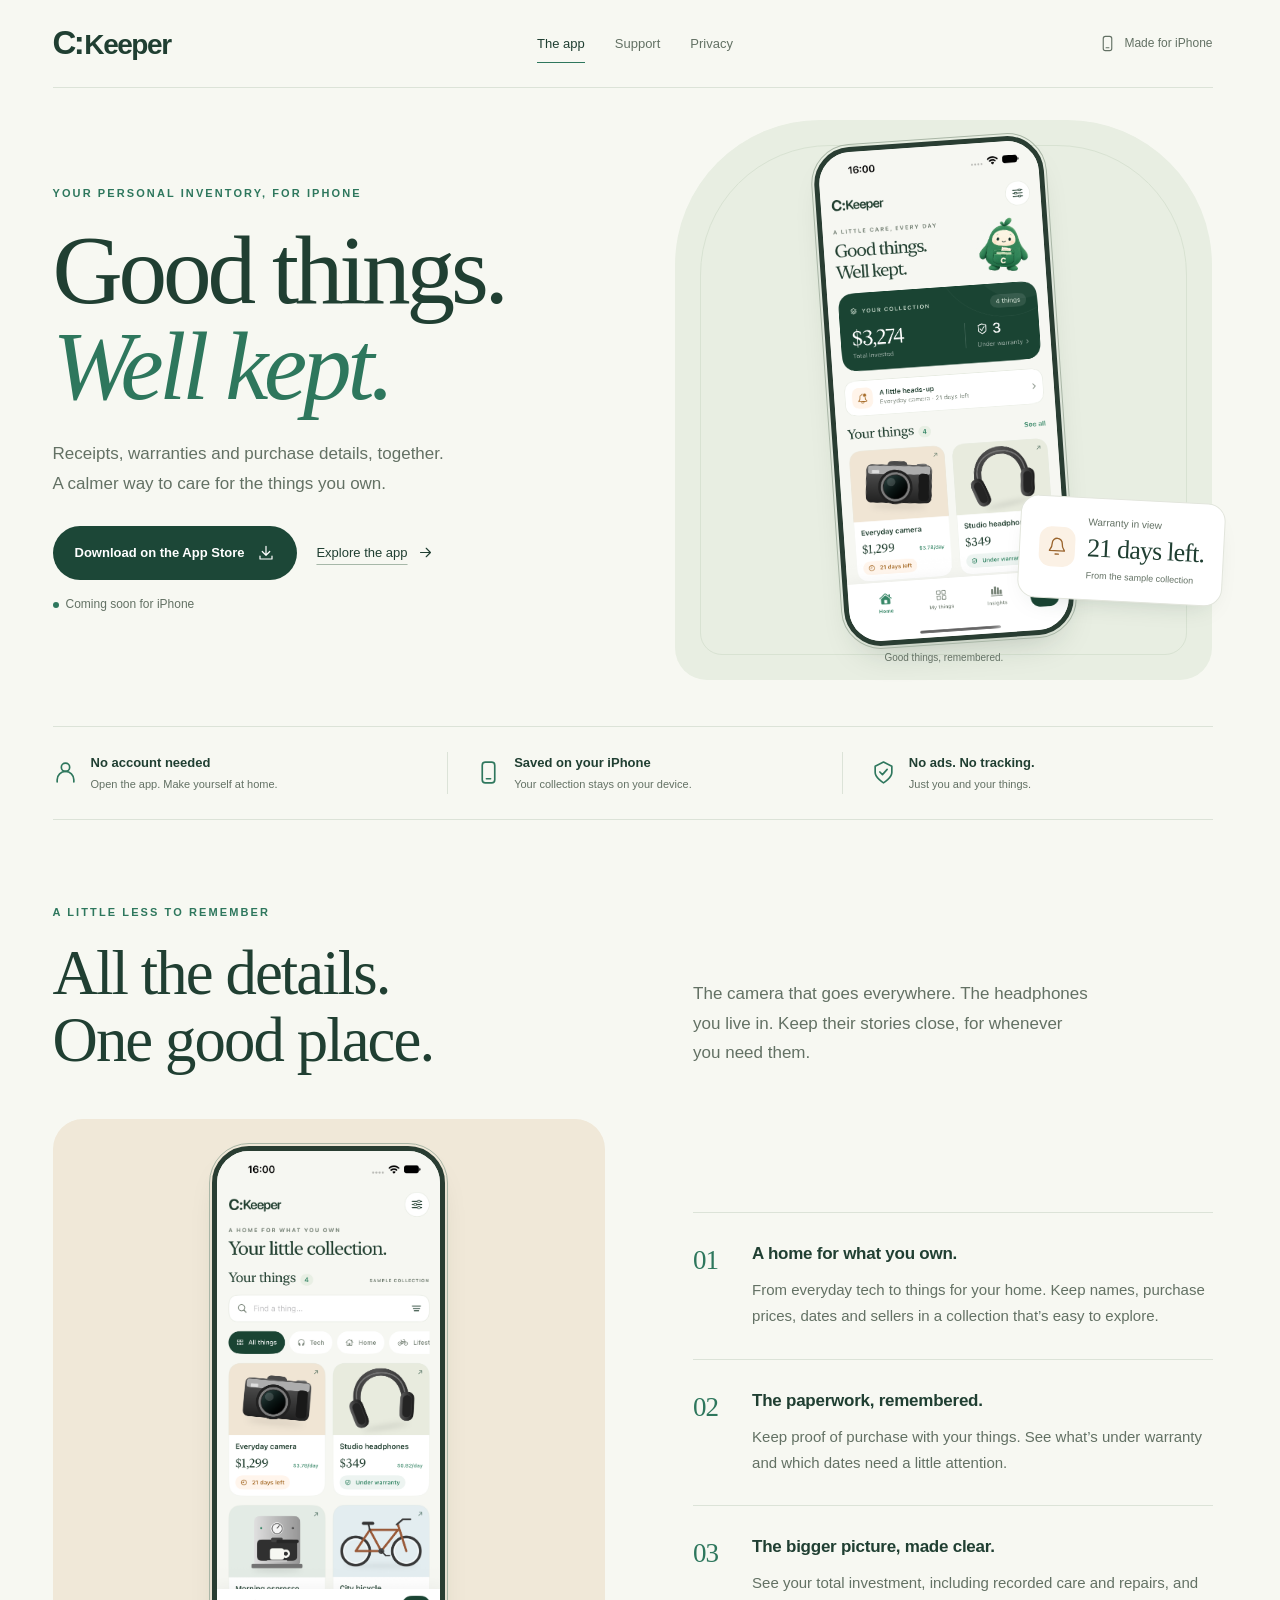
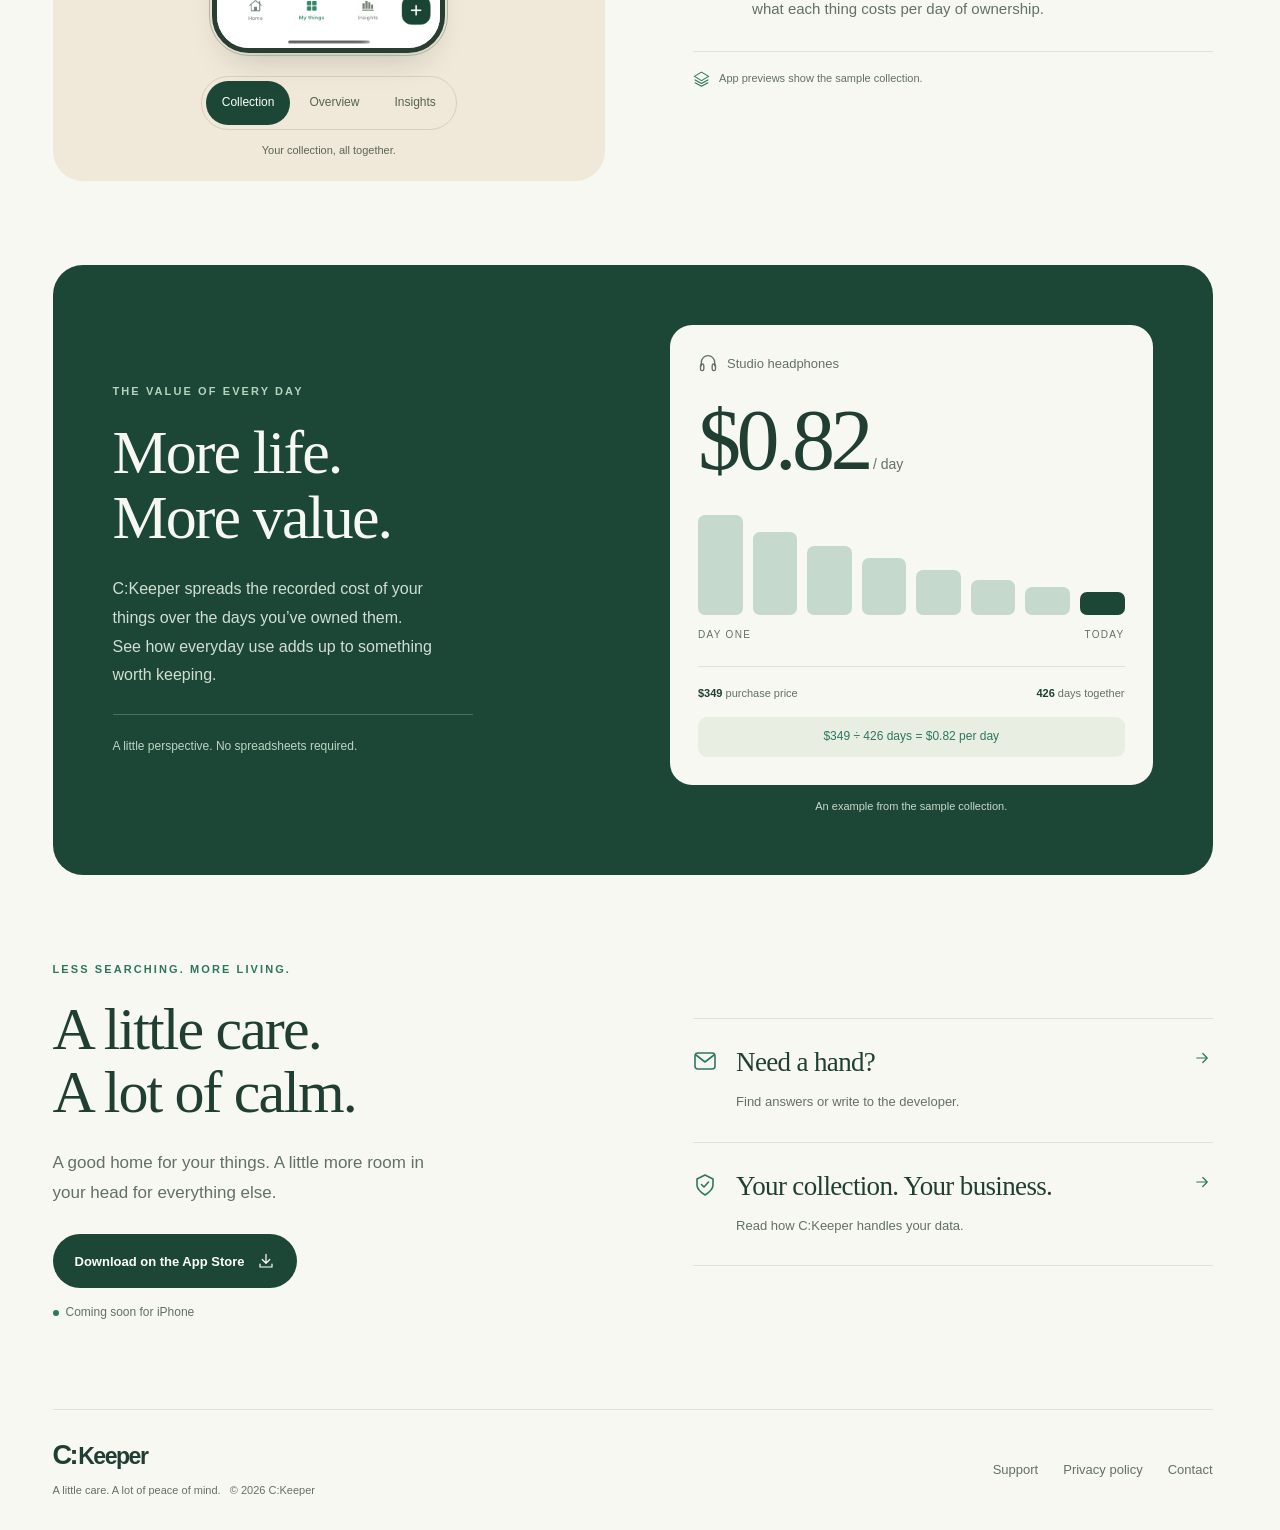
<file: index.html>
<!doctype html>
<html lang="en"><head><meta charset="utf-8"><meta name="viewport" content="width=device-width,initial-scale=1"><meta name="theme-color" content="#f7f8f2">
<script>
(() => {
  const reloading = performance.getEntriesByType('navigation')[0]?.type === 'reload';
  if ('scrollRestoration' in history) history.scrollRestoration = 'manual';
  if (reloading && location.hash) {
    history.replaceState(history.state, '', location.pathname + location.search);
  }
  const startAtTop = () => {
    if (!location.hash) window.scrollTo({ top: 0, left: 0, behavior: 'instant' });
  };
  startAtTop();
  window.addEventListener('pageshow', event => {
    if (!event.persisted) startAtTop();
  });
})();
</script>
<title>C:Keeper — Good things. Well kept.</title><meta name="description" content="A little home for what you own. Keep purchase details, receipts and warranties together, and see the value in every day.">
<meta property="og:type" content="website"><meta property="og:title" content="C:Keeper — Good things. Well kept."><meta property="og:description" content="A little home for what you own. Keep purchase details, receipts and warranties together, and see the value in every day.">
<link rel="icon" href="favicon.svg" type="image/svg+xml"><link rel="stylesheet" href="style.css?v=20261030-art-direction"><script src="site.js?v=20261030-scroll-start" defer></script>
</head><body><a href="#main" class="skip">Skip to content</a>
    <header class="header wrap"><a class="brand" href="./" aria-label="C:Keeper home"><span class="c">C:</span>Keeper</a>
      <nav class="nav" aria-label="Main navigation">
        <a href="./#the-app" aria-current="page">The app</a>
        <a href="support.html">Support</a>
        <a href="privacy.html">Privacy</a>
      </nav><span class="header-note"><svg viewBox="0 0 24 24" aria-hidden="true" class=""><rect x="6" y="2" width="12" height="20" rx="3"/><path d="M10 18h4"/></svg> Made for iPhone</span>
    </header><main id="main">
  <section class="hero wrap" aria-labelledby="hero-title">
    <div class="hero-copy"><p class="eyebrow">Your personal inventory, for iPhone</p><h1 id="hero-title">Good things.<br><em>Well kept.</em></h1>
    <p class="lead">Receipts, warranties and purchase details, together. A calmer way to care for the things you own.</p>
    <div class="actions"><button class="button app-store-button" type="button" data-app-store aria-haspopup="dialog" aria-controls="app-store-dialog">Download on the App Store <svg viewBox="0 0 24 24" aria-hidden="true" class=""><path d="M12 3v12m-5-5 5 5 5-5M4 16v4h16v-4"/></svg></button><a class="text-link" href="#the-app">Explore the app <svg viewBox="0 0 24 24" aria-hidden="true" class=""><path d="M5 12h14m-6-6 6 6-6 6"/></svg></a></div>
    <p class="release-note"><span class="status-dot" aria-hidden="true"></span>Coming soon for iPhone</p></div>
    <figure class="showcase"><div class="phone"><img src="app-home.png" width="1206" height="2622" alt="C:Keeper home screen with a collection overview, warranty status and everyday items." fetchpriority="high"></div>
    <div class="floating-note"><span class="note-icon"><svg viewBox="0 0 24 24" aria-hidden="true" class=""><path d="M18 8a6 6 0 0 0-12 0c0 7-3 7-3 9h18c0-2-3-2-3-9M10 21h4"/></svg></span><div><span class="note-label">Warranty in view</span><strong>21 days left.</strong><small>From the sample collection</small></div></div><figcaption class="scene-caption">Good things, remembered.</figcaption></figure>
  </section>
  <div class="benefits wrap" aria-label="Privacy at a glance">
    <div class="benefit"><svg viewBox="0 0 24 24" aria-hidden="true" class=""><circle cx="12" cy="7" r="4"/><path d="M4 21v-2a8 8 0 0 1 16 0v2"/></svg><div><strong>No account needed</strong><span>Open the app. Make yourself at home.</span></div></div>
    <div class="benefit"><svg viewBox="0 0 24 24" aria-hidden="true" class=""><rect x="6" y="2" width="12" height="20" rx="3"/><path d="M10 18h4"/></svg><div><strong>Saved on your iPhone</strong><span>Your collection stays on your device.</span></div></div>
    <div class="benefit"><svg viewBox="0 0 24 24" aria-hidden="true" class=""><path d="m12 2 8 4v6c0 5-8 10-8 10S4 17 4 12V6l8-4Z"/><path d="m8.5 11.5 2.5 2.5 4.5-5"/></svg><div><strong>No ads. No tracking.</strong><span>Just you and your things.</span></div></div>
  </div>
  <section class="app-section wrap" id="the-app" aria-labelledby="app-title">
    <div class="section-heading"><div><p class="eyebrow">A little less to remember</p><h2 id="app-title">All the details.<br>One good place.</h2></div><p class="lead">The camera that goes everywhere. The headphones you live in. Keep their stories close, for whenever you need them.</p></div>
    <div class="gallery"><div class="phone" id="screen-panel" role="tabpanel" aria-labelledby="screen-collection" tabindex="0"><img data-screen src="app-collection.png" width="1206" height="2622" alt="My things: a sample collection of a camera, headphones, coffee machine and bicycle, grouped by category." loading="lazy"></div>
      <div class="gallery-foot"><div class="screen-controls" role="tablist" aria-label="Explore app screens">
        <button type="button" id="screen-collection" data-screen-tab data-src="app-collection.png" data-caption="Your collection, all together." data-alt="My things: a sample collection of a camera, headphones, coffee machine and bicycle, grouped by category." role="tab" aria-selected="true" aria-controls="screen-panel">Collection</button>
        <button type="button" id="screen-home" data-screen-tab data-src="app-home.png" data-caption="The important details, at a glance." data-alt="C:Keeper home: collection totals, warranty status and a heads-up for an upcoming warranty date." role="tab" aria-selected="false" aria-controls="screen-panel" tabindex="-1">Overview</button>
        <button type="button" id="screen-insights" data-screen-tab data-src="app-insights.png" data-caption="A little perspective on every day." data-alt="Insights: total invested in a sample collection and the daily cost of owning each item." role="tab" aria-selected="false" aria-controls="screen-panel" tabindex="-1">Insights</button>
      </div><p class="screen-caption" data-screen-caption aria-live="polite">Your collection, all together.</p></div>
    </div>
    <div class="feature-list">
      <div class="feature-row"><span class="feature-number">01</span><div><h3>A home for what you own.</h3><p>From everyday tech to things for your home. Keep names, purchase prices, dates and sellers in a collection that’s easy to explore.</p></div></div>
      <div class="feature-row"><span class="feature-number">02</span><div><h3>The paperwork, remembered.</h3><p>Keep proof of purchase with your things. See what’s under warranty and which dates need a little attention.</p></div></div>
      <div class="feature-row"><span class="feature-number">03</span><div><h3>The bigger picture, made clear.</h3><p>See your total investment, including recorded care and repairs, and what each thing costs per day of ownership.</p></div></div>
      <p class="collection-note"><svg viewBox="0 0 24 24" aria-hidden="true" class=""><path d="m12 3 10 6-10 6L2 9l10-6Zm-9 11 9 5 9-5M3 18l9 5 9-5"/></svg> App previews show the sample collection.</p>
    </div>
  </section>
  <section class="insight wrap" aria-labelledby="value-title">
    <div><p class="eyebrow">The value of every day</p><h2 id="value-title">More life.<br>More value.</h2><p>C:Keeper spreads the recorded cost of your things over the days you’ve owned them. See how everyday use adds up to something worth keeping.</p><span class="insight-note">A little perspective. No spreadsheets required.</span></div>
    <div><div class="value-demo"><div class="item-label"><svg viewBox="0 0 24 24" aria-hidden="true" class=""><path d="M4 14v-4a8 8 0 0 1 16 0v4"/><rect x="3" y="12" width="4" height="8" rx="2"/><rect x="17" y="12" width="4" height="8" rx="2"/></svg> Studio headphones</div><div class="value-number">$0.82<span> / day</span></div>
    <div class="bars" aria-hidden="true"><i style="height:100%"></i><i style="height:83%"></i><i style="height:69%"></i><i style="height:57%"></i><i style="height:45%"></i><i style="height:35%"></i><i style="height:28%"></i><i style="height:23%"></i></div><div class="bar-labels"><span>Day one</span><span>Today</span></div>
    <div class="calculation"><span><strong>$349</strong> purchase price</span><span><strong>426</strong> days together</span></div><p class="value-equation">$349 ÷ 426 days = $0.82 per day</p></div><small class="example">An example from the sample collection.</small></div>
  </section>
  <section class="care-section wrap" aria-labelledby="care-title"><div><p class="eyebrow">Less searching. More living.</p><h2 id="care-title">A little care.<br>A lot of calm.</h2><p class="lead">A good home for your things. A little more room in your head for everything else.</p><button class="button app-store-button" type="button" data-app-store aria-haspopup="dialog" aria-controls="app-store-dialog">Download on the App Store <svg viewBox="0 0 24 24" aria-hidden="true" class=""><path d="M12 3v12m-5-5 5 5 5-5M4 16v4h16v-4"/></svg></button><p class="release-note"><span class="status-dot" aria-hidden="true"></span>Coming soon for iPhone</p></div>
    <div class="care-links"><a href="support.html" class="care-link"><svg viewBox="0 0 24 24" aria-hidden="true" class=""><rect x="2" y="4" width="20" height="16" rx="3"/><path d="m3 6 9 7 9-7"/></svg><div><strong>Need a hand?</strong><span>Find answers or write to the developer.</span></div><svg viewBox="0 0 24 24" aria-hidden="true" class="arrow"><path d="M5 12h14m-6-6 6 6-6 6"/></svg></a>
    <a href="privacy.html" class="care-link"><svg viewBox="0 0 24 24" aria-hidden="true" class=""><path d="m12 2 8 4v6c0 5-8 10-8 10S4 17 4 12V6l8-4Z"/><path d="m8.5 11.5 2.5 2.5 4.5-5"/></svg><div><strong>Your collection. Your business.</strong><span>Read how C:Keeper handles your data.</span></div><svg viewBox="0 0 24 24" aria-hidden="true" class="arrow"><path d="M5 12h14m-6-6 6 6-6 6"/></svg></a></div>
  </section>
</main><dialog class="app-store-dialog" id="app-store-dialog" aria-labelledby="app-store-title" aria-describedby="app-store-message">
        <form method="dialog"><button class="dialog-close" aria-label="Close" value="close" type="submit">×</button>
        <span class="dialog-icon"><svg viewBox="0 0 24 24" aria-hidden="true" class=""><rect x="6" y="2" width="12" height="20" rx="3"/><path d="M10 18h4"/></svg></span><p class="eyebrow">A home for your things</p>
        <h2 id="app-store-title">Coming soon.</h2><p id="app-store-message">C:Keeper is on its way to the App Store. A little less to remember, a little more peace of mind.</p>
        <button class="button dialog-confirm" type="submit" value="dismiss">Got it <svg viewBox="0 0 24 24" aria-hidden="true" class=""><path d="M20.8 4.6a5.4 5.4 0 0 0-7.7 0L12 5.7l-1.1-1.1a5.4 5.4 0 0 0-7.7 7.7L12 21l8.8-8.7a5.4 5.4 0 0 0 0-7.7Z"/></svg></button></form></dialog><footer class="footer wrap"><div><a class="brand" href="./" aria-label="C:Keeper home"><span class="c">C:</span>Keeper</a><p class="footer-copy">A little care. A lot of peace of mind. &nbsp; © 2026 C:Keeper</p></div>
    <nav class="footer-links" aria-label="Footer navigation"><a href="support.html">Support</a><a href="privacy.html">Privacy policy</a><a href="mailto:vidkifgr@gmail.com">Contact</a></nav></footer></body></html>
</file>
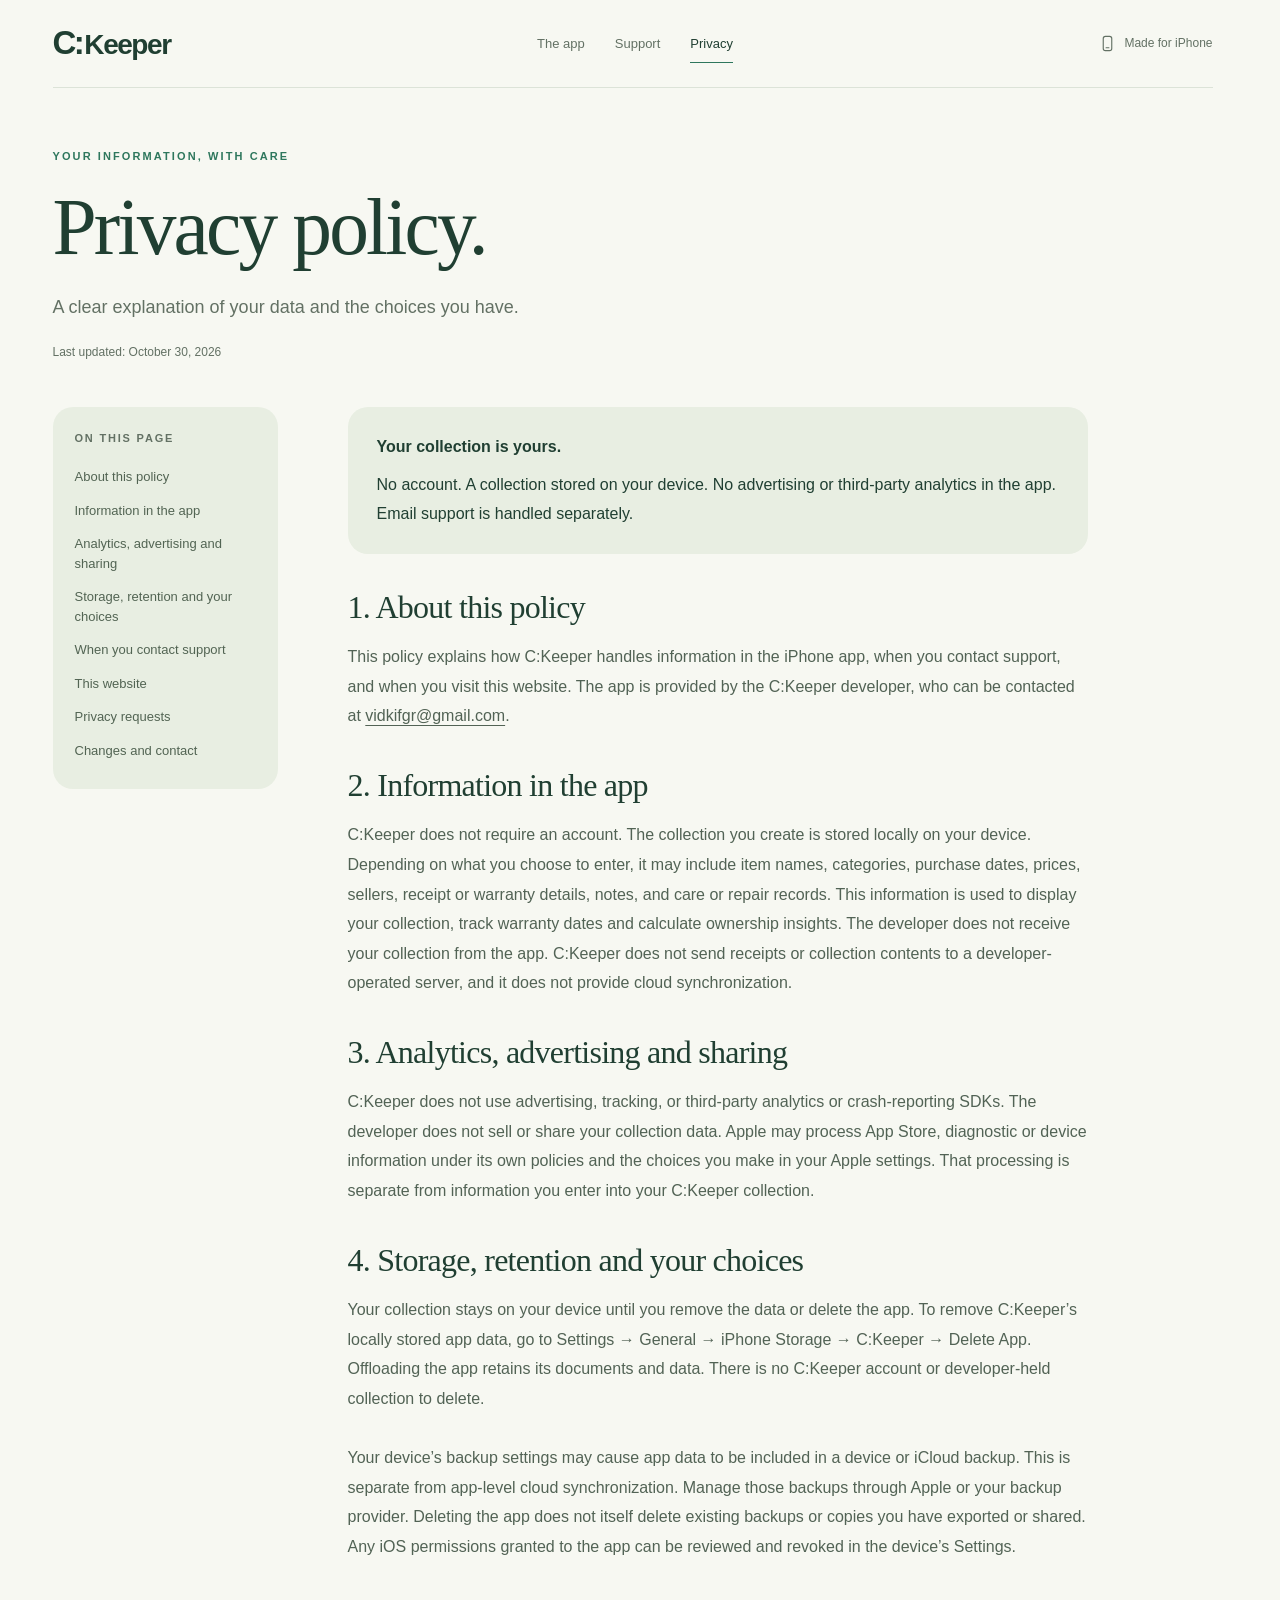
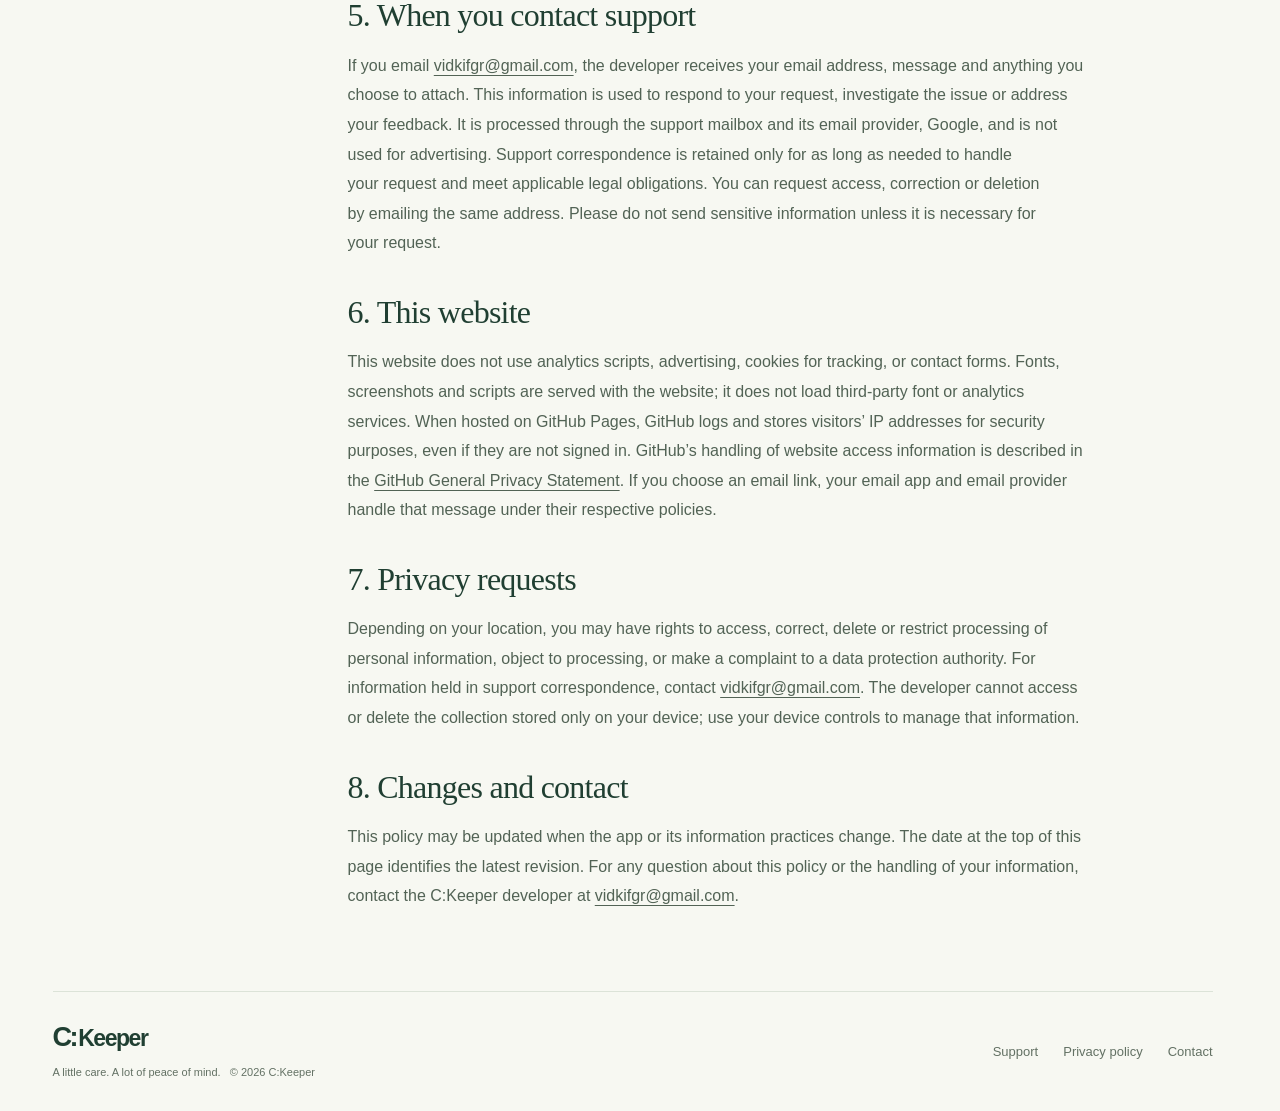
<file: privacy.html>
<!doctype html>
<html lang="en"><head><meta charset="utf-8"><meta name="viewport" content="width=device-width,initial-scale=1"><meta name="theme-color" content="#f7f8f2">

<title>Privacy policy — C:Keeper</title><meta name="description" content="How C:Keeper handles your collection, support correspondence and website visits, and how to manage your information.">
<meta property="og:type" content="website"><meta property="og:title" content="Privacy policy — C:Keeper"><meta property="og:description" content="How C:Keeper handles your collection, support correspondence and website visits, and how to manage your information.">
<link rel="icon" href="favicon.svg" type="image/svg+xml"><link rel="stylesheet" href="style.css?v=20261030-art-direction"><script src="site.js?v=20261030-scroll-start" defer></script>
</head><body><a href="#main" class="skip">Skip to content</a>
    <header class="header wrap"><a class="brand" href="./" aria-label="C:Keeper home"><span class="c">C:</span>Keeper</a>
      <nav class="nav" aria-label="Main navigation">
        <a href="./#the-app">The app</a>
        <a href="support.html">Support</a>
        <a href="privacy.html" aria-current="page">Privacy</a>
      </nav><span class="header-note"><svg viewBox="0 0 24 24" aria-hidden="true" class=""><rect x="6" y="2" width="12" height="20" rx="3"/><path d="M10 18h4"/></svg> Made for iPhone</span>
    </header><main id="main" class="wrap"><div class="page-intro"><p class="eyebrow">Your information, with care</p><h1>Privacy policy.</h1><p class="lead">A clear explanation of your data and the choices you have.</p><p class="updated">Last updated: October 30, 2026</p></div>
<div class="privacy-layout"><nav class="toc" aria-label="Policy contents"><p class="small-label">On this page</p><a href="#about">About this policy</a><a href="#app-data">Information in the app</a><a href="#tracking">Analytics, advertising and sharing</a><a href="#choices">Storage, retention and your choices</a><a href="#support">When you contact support</a><a href="#website">This website</a><a href="#rights">Privacy requests</a><a href="#changes">Changes and contact</a></nav><article class="policy"><div class="policy-summary"><p><strong>Your collection is yours.</strong>No account. A collection stored on your device. No advertising or third-party analytics in the app. Email support is handled separately.</p></div><section aria-labelledby="about"><h2 id="about">1. About this policy</h2><p>This policy explains how C:Keeper handles information in the iPhone app, when you contact support, and when you visit this website. The app is provided by the C:Keeper developer, who can be contacted at <a href="mailto:vidkifgr@gmail.com?subject=C%3AKeeper%20privacy%20request">vidkifgr@gmail.com</a>.</p></section><section aria-labelledby="app-data"><h2 id="app-data">2. Information in the app</h2><p>C:Keeper does not require an account. The collection you create is stored locally on your device. Depending on what you choose to enter, it may include item names, categories, purchase dates, prices, sellers, receipt or warranty details, notes, and care or repair records. This information is used to display your collection, track warranty dates and calculate ownership insights. The developer does not receive your collection from the app. C:Keeper does not send receipts or collection contents to a developer-operated server, and it does not provide cloud synchronization.</p></section><section aria-labelledby="tracking"><h2 id="tracking">3. Analytics, advertising and sharing</h2><p>C:Keeper does not use advertising, tracking, or third-party analytics or crash-reporting SDKs. The developer does not sell or share your collection data. Apple may process App Store, diagnostic or device information under its own policies and the choices you make in your Apple settings. That processing is separate from information you enter into your C:Keeper collection.</p></section><section aria-labelledby="choices"><h2 id="choices">4. Storage, retention and your choices</h2><p>Your collection stays on your device until you remove the data or delete the app. To remove C:Keeper’s locally stored app data, go to Settings → General → iPhone Storage → C:Keeper → Delete App. Offloading the app retains its documents and data. There is no C:Keeper account or developer-held collection to delete.<br><br>Your device’s backup settings may cause app data to be included in a device or iCloud backup. This is separate from app-level cloud synchronization. Manage those backups through Apple or your backup provider. Deleting the app does not itself delete existing backups or copies you have exported or shared. Any iOS permissions granted to the app can be reviewed and revoked in the device’s Settings.</p></section><section aria-labelledby="support"><h2 id="support">5. When you contact support</h2><p>If you email <a href="mailto:vidkifgr@gmail.com?subject=C%3AKeeper%20support">vidkifgr@gmail.com</a>, the developer receives your email address, message and anything you choose to attach. This information is used to respond to your request, investigate the issue or address your feedback. It is processed through the support mailbox and its email provider, Google, and is not used for advertising. Support correspondence is retained only for as long as needed to handle your request and meet applicable legal obligations. You can request access, correction or deletion by emailing the same address. Please do not send sensitive information unless it is necessary for your request.</p></section><section aria-labelledby="website"><h2 id="website">6. This website</h2><p>This website does not use analytics scripts, advertising, cookies for tracking, or contact forms. Fonts, screenshots and scripts are served with the website; it does not load third-party font or analytics services. When hosted on GitHub Pages, GitHub logs and stores visitors’ IP addresses for security purposes, even if they are not signed in. GitHub’s handling of website access information is described in the <a href="https://docs.github.com/en/site-policy/privacy-policies/github-general-privacy-statement">GitHub General Privacy Statement</a>. If you choose an email link, your email app and email provider handle that message under their respective policies.</p></section><section aria-labelledby="rights"><h2 id="rights">7. Privacy requests</h2><p>Depending on your location, you may have rights to access, correct, delete or restrict processing of personal information, object to processing, or make a complaint to a data protection authority. For information held in support correspondence, contact <a href="mailto:vidkifgr@gmail.com?subject=C%3AKeeper%20privacy%20request">vidkifgr@gmail.com</a>. The developer cannot access or delete the collection stored only on your device; use your device controls to manage that information.</p></section><section aria-labelledby="changes"><h2 id="changes">8. Changes and contact</h2><p>This policy may be updated when the app or its information practices change. The date at the top of this page identifies the latest revision. For any question about this policy or the handling of your information, contact the C:Keeper developer at <a href="mailto:vidkifgr@gmail.com?subject=C%3AKeeper%20privacy%20request">vidkifgr@gmail.com</a>.</p></section></article></div></main><footer class="footer wrap"><div><a class="brand" href="./" aria-label="C:Keeper home"><span class="c">C:</span>Keeper</a><p class="footer-copy">A little care. A lot of peace of mind. &nbsp; © 2026 C:Keeper</p></div>
    <nav class="footer-links" aria-label="Footer navigation"><a href="support.html">Support</a><a href="privacy.html">Privacy policy</a><a href="mailto:vidkifgr@gmail.com">Contact</a></nav></footer></body></html>
</file>
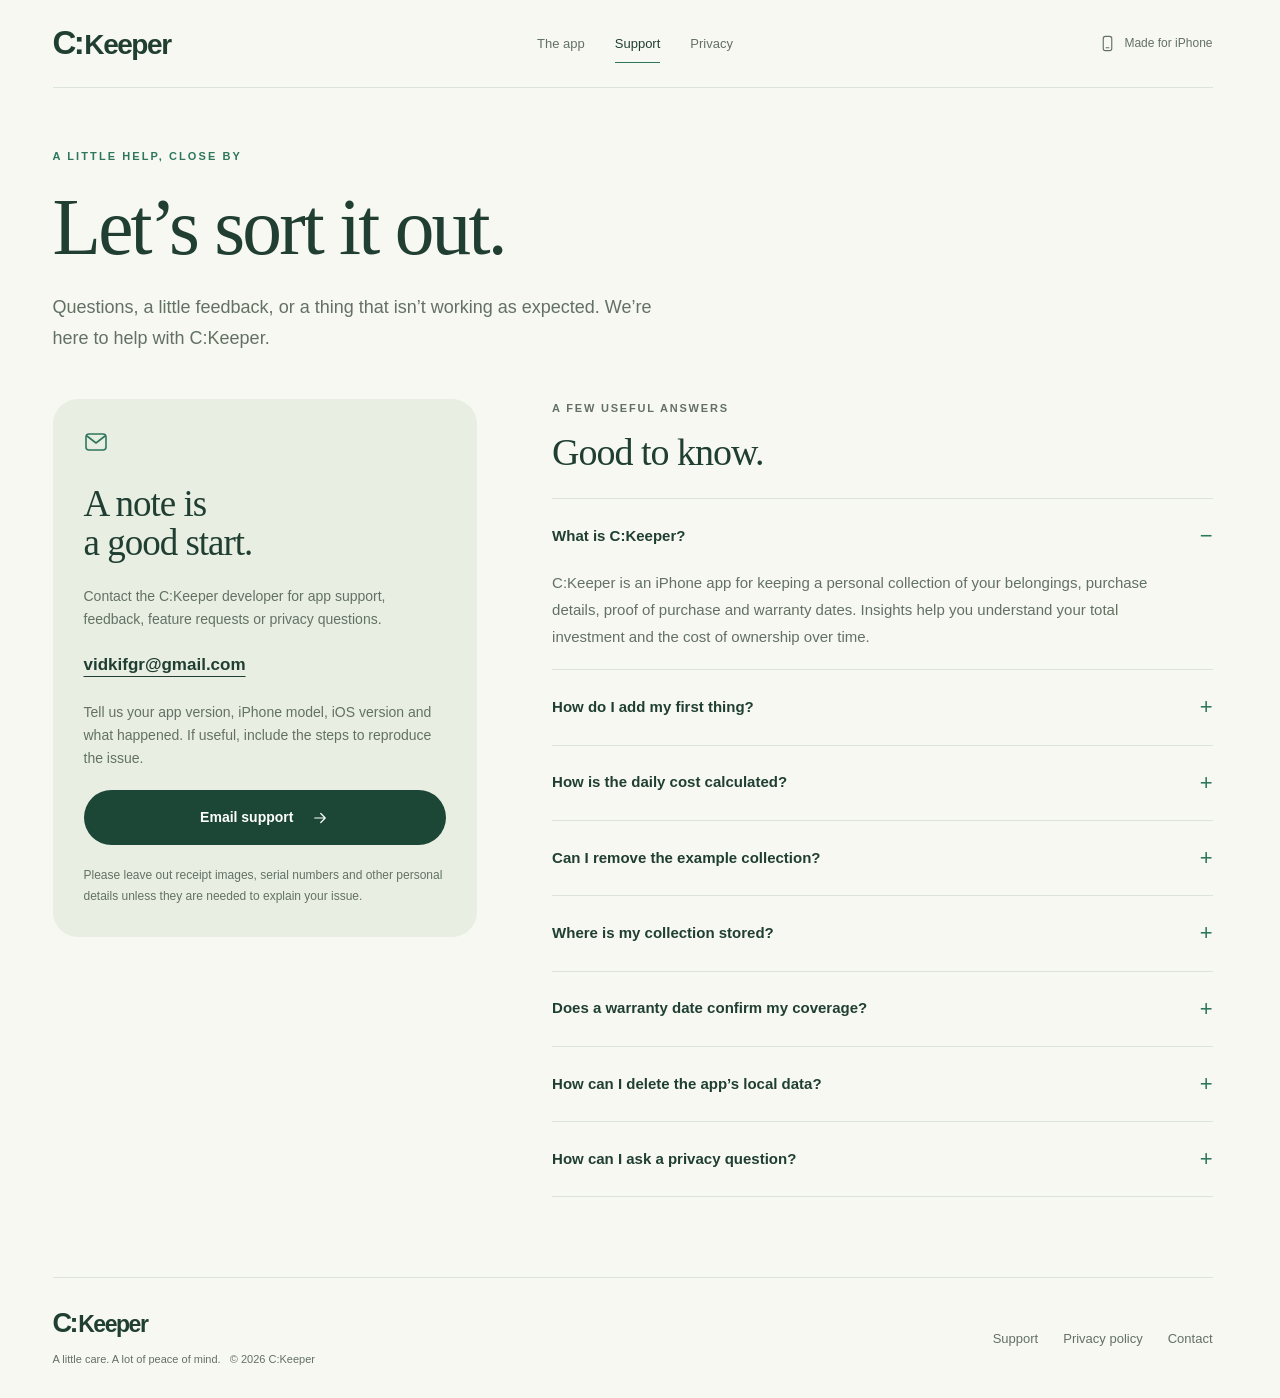
<file: support.html>
<!doctype html>
<html lang="en"><head><meta charset="utf-8"><meta name="viewport" content="width=device-width,initial-scale=1"><meta name="theme-color" content="#f7f8f2">

<title>Support — C:Keeper</title><meta name="description" content="Get help with C:Keeper. Find answers about your collection, warranty dates, daily cost and data, or contact the developer.">
<meta property="og:type" content="website"><meta property="og:title" content="Support — C:Keeper"><meta property="og:description" content="Get help with C:Keeper. Find answers about your collection, warranty dates, daily cost and data, or contact the developer.">
<link rel="icon" href="favicon.svg" type="image/svg+xml"><link rel="stylesheet" href="style.css?v=20261030-art-direction"><script src="site.js?v=20261030-scroll-start" defer></script>
</head><body><a href="#main" class="skip">Skip to content</a>
    <header class="header wrap"><a class="brand" href="./" aria-label="C:Keeper home"><span class="c">C:</span>Keeper</a>
      <nav class="nav" aria-label="Main navigation">
        <a href="./#the-app">The app</a>
        <a href="support.html" aria-current="page">Support</a>
        <a href="privacy.html">Privacy</a>
      </nav><span class="header-note"><svg viewBox="0 0 24 24" aria-hidden="true" class=""><rect x="6" y="2" width="12" height="20" rx="3"/><path d="M10 18h4"/></svg> Made for iPhone</span>
    </header><main id="main" class="wrap"><div class="page-intro"><p class="eyebrow">A little help, close by</p><h1>Let’s sort it out.</h1><p class="lead">Questions, a little feedback, or a thing that isn’t working as expected. We’re here to help with C:Keeper.</p></div>
<div class="support-grid"><aside class="contact-card" aria-labelledby="contact-title"><svg viewBox="0 0 24 24" aria-hidden="true" class=""><rect x="2" y="4" width="20" height="16" rx="3"/><path d="m3 6 9 7 9-7"/></svg><h2 id="contact-title">A note is<br>a good start.</h2><p>Contact the C:Keeper developer for app support, feedback, feature requests or privacy questions.</p><a class="email" href="mailto:vidkifgr@gmail.com?subject=C%3AKeeper%20support">vidkifgr@gmail.com</a><p>Tell us your app version, iPhone model, iOS version and what happened. If useful, include the steps to reproduce the issue.</p><a class="button" href="mailto:vidkifgr@gmail.com?subject=C%3AKeeper%20support">Email support <svg viewBox="0 0 24 24" aria-hidden="true" class=""><path d="M5 12h14m-6-6 6 6-6 6"/></svg></a><small>Please leave out receipt images, serial numbers and other personal details unless they are needed to explain your issue.</small></aside>
<section class="faq" aria-labelledby="faq-title"><p class="small-label">A few useful answers</p><h2 id="faq-title">Good to know.</h2>
<details open><summary>What is C:Keeper?</summary><p>C:Keeper is an iPhone app for keeping a personal collection of your belongings, purchase details, proof of purchase and warranty dates. Insights help you understand your total investment and the cost of ownership over time.</p></details>
<details><summary>How do I add my first thing?</summary><p>Tap the plus button in the app. Enter the item’s name, purchase price, category and purchase date. You can also add a store or seller. The sample collection gives you a starting point to explore the app.</p></details>
<details><summary>How is the daily cost calculated?</summary><p>Daily cost gives you a perspective on ownership by spreading the recorded investment over the days owned. For example, a $349 item owned for 426 days costs about $0.82 per day. Recorded care and repair costs may also contribute to the investment shown in the app.</p></details>
<details><summary>Can I remove the example collection?</summary><p>Yes. Open the app’s settings and select “Remove example things”. This removes the sample items and keeps the items you added yourself.</p></details>
<details><summary>Where is my collection stored?</summary><p>Your collection is stored locally on your iPhone. No C:Keeper account is needed, and the app does not provide cloud synchronization. Your device’s backup settings are managed separately. Keep copies of important original receipts and warranty documents.</p></details>
<details><summary>Does a warranty date confirm my coverage?</summary><p>The app helps you keep track of dates and details. Warranty coverage and claim decisions are determined by the seller, manufacturer and applicable law. Check your original warranty terms and retain your proof of purchase.</p></details>
<details><summary>How can I delete the app’s local data?</summary><p>To remove C:Keeper and its local data from your iPhone, use Settings → General → iPhone Storage → C:Keeper → Delete App. “Offload App” keeps documents and data. Device backups and any copies you saved or shared separately are managed separately through their respective services. Deleting local data can be permanent; make sure you have kept anything you need.</p></details>
<details><summary>How can I ask a privacy question?</summary><p>Email <a href="mailto:vidkifgr@gmail.com?subject=C%3AKeeper%20privacy%20request">vidkifgr@gmail.com</a> with “C:Keeper privacy request” in the subject. See the <a href="privacy.html">privacy policy</a> for details about app data, support correspondence and this website.</p></details>
</section></div></main><footer class="footer wrap"><div><a class="brand" href="./" aria-label="C:Keeper home"><span class="c">C:</span>Keeper</a><p class="footer-copy">A little care. A lot of peace of mind. &nbsp; © 2026 C:Keeper</p></div>
    <nav class="footer-links" aria-label="Footer navigation"><a href="support.html">Support</a><a href="privacy.html">Privacy policy</a><a href="mailto:vidkifgr@gmail.com">Contact</a></nav></footer></body></html>
</file>
<file: style.css>
@charset "UTF-8";
:root {
  --paper: #f7f8f2;
  --white: #fff;
  --ink: #203f32;
  --green: #2e775d;
  --dark: #1c4737;
  --muted: #637164;
  --line: #dce3d8;
  --sage: #e8eee2;
  --sand: #f0e8d8;
  --serif: Georgia, 'Times New Roman', serif;
  --sans: -apple-system, BlinkMacSystemFont, 'Segoe UI', sans-serif;
}
* { box-sizing: border-box; }
html { scroll-behavior: smooth; scroll-padding-top: 32px; scrollbar-gutter: stable; }
body { margin: 0; background: var(--paper); color: var(--ink); font: 16px/1.65 var(--sans); -webkit-font-smoothing: antialiased; }
a { color: inherit; }
button { font: inherit; }
a, button, summary { -webkit-tap-highlight-color: transparent; }
img { display: block; max-width: 100%; }
svg { width: 24px; height: 24px; fill: none; stroke: currentColor; stroke-width: 1.6; stroke-linecap: round; stroke-linejoin: round; flex-shrink: 0; }
a:focus-visible, button:focus-visible, summary:focus-visible, [tabindex]:focus-visible { outline: 3px solid var(--green); outline-offset: 5px; }
::selection { background: #cfe2d1; color: var(--ink); }
h1, h2, h3, p, figure { margin: 0; }
h1, h2, h3 { font-family: var(--serif); font-weight: 400; line-height: 1.06; letter-spacing: -1.9px; text-wrap: balance; }
h1 { font-size: clamp(64px, 7.6vw, 102px); }
h2 { font-size: clamp(44px, 4.9vw, 64px); }
h3 { font-size: 28px; letter-spacing: -.7px; }
p { text-wrap: pretty; }
.wrap { width: min(1160px, calc(100% - 96px)); margin-inline: auto; }
.skip { position: fixed; z-index: 30; left: 16px; top: -90px; padding: 12px 20px; color: white; background: var(--dark); border-radius: 8px; }
.skip:focus { top: 12px; }
.header { min-height: 88px; display: flex; align-items: center; justify-content: space-between; gap: 28px; border-bottom: 1px solid var(--line); }
.brand { text-decoration: none; font-size: 28px; font-weight: 730; letter-spacing: -1.45px; line-height: 1.1; white-space: nowrap; }
.brand .c { font-size: 1.18em; letter-spacing: -2.5px; margin-right: 2px; }
.nav { display: flex; align-items: center; gap: 30px; font-size: 13px; }
.nav a { display: inline-flex; min-height: 44px; align-items: center; color: var(--muted); text-decoration: none; position: relative; }
.nav a:hover, .nav a[aria-current=page] { color: var(--ink); }
.nav a[aria-current=page]::after { content: ''; position: absolute; inset: auto 0 3px; height: 1px; background: var(--green); }
.header-note { display: flex; align-items: center; gap: 8px; font-size: 12px; color: var(--muted); }
.header-note svg { width: 17px; height: 17px; }
.eyebrow { font-size: 11px; font-weight: 650; line-height: 1.6; letter-spacing: 2.1px; text-transform: uppercase; color: var(--green); margin-bottom: 19px; }
.lead { color: var(--muted); font-size: 17px; line-height: 1.75; max-width: 420px; }
.button { display: inline-flex; min-height: 54px; align-items: center; justify-content: center; gap: 18px; padding: 15px 23px; background: var(--dark); color: white; border: 1px solid transparent; border-radius: 100px; text-decoration: none; font-size: 14px; font-weight: 550; cursor: pointer; transition: background .18s, transform .18s; }
.button:hover { background: #2b614b; transform: translateY(-2px); }
.button svg { width: 18px; height: 18px; }
.app-store-button { max-width: 100%; gap: 13px; font-size: 13px; padding-inline: 21px; }
.text-link { display: inline-flex; min-height: 44px; align-items: center; gap: 9px; font-size: 13px; text-decoration: underline; text-decoration-color: #a7b8a9; text-underline-offset: 7px; }
.text-link:hover { text-decoration-color: var(--ink); }
.text-link svg { width: 17px; height: 17px; }
.actions { display: flex; flex-wrap: wrap; align-items: center; gap: 19px; }
.release-note { display: flex; align-items: center; gap: 7px; margin-top: 15px; color: var(--muted); font-size: 12px; }
.status-dot { display: inline-block; width: 6px; height: 6px; flex-shrink: 0; background: var(--green); border-radius: 50%; }
.hero { display: grid; grid-template-columns: 1.04fr 1fr; align-items: center; gap: 64px; padding-block: 32px 46px; }
.hero-copy { min-width: 0; padding-block: 20px; }
.hero h1 { line-height: .99; letter-spacing: -4.2px; margin-bottom: 25px; }
.hero h1 em { color: var(--green); font-style: italic; }
.hero .lead { margin-bottom: 27px; max-width: 405px; }
.showcase { position: relative; isolation: isolate; min-height: 560px; background: var(--sage); border-radius: 145px 145px 32px 32px; display: flex; align-items: center; justify-content: center; padding: 18px 36px 36px; }
.showcase::before { content: ''; position: absolute; inset: 25px; border: 1px solid #d8e2d2; border-radius: 130px 130px 22px 22px; z-index: -1; }
.phone { position: relative; width: 232px; aspect-ratio: 1206/2622; overflow: hidden; background: var(--paper); border: 5px solid #293d32; outline: 1px solid #a9b6a6; outline-offset: 2px; border-radius: 37px; box-shadow: 0 18px 35px -17px #18302540; }
.phone img { width: 100%; height: 100%; object-fit: cover; }
.hero .phone { width: 230px; transform: rotate(-4deg); }
.floating-note { position: absolute; right: -12px; bottom: 78px; display: flex; align-items: center; gap: 12px; background: var(--white); border: 1px solid #e2e5dc; border-radius: 18px; padding: 16px 19px; box-shadow: 0 12px 28px -18px #19382c44; transform: rotate(3deg); }
.note-icon { display: flex; align-items: center; justify-content: center; width: 36px; height: 40px; background: #fbf1e5; border-radius: 12px; color: #9a642d; }
.note-icon svg { width: 20px; height: 20px; }
.note-label { display: block; font-size: 10px; color: var(--muted); margin-bottom: 1px; }
.floating-note strong { display: block; font: 26px/1.2 var(--serif); font-weight: 400; letter-spacing: -.8px; }
.floating-note small { display: block; font-size: 9px; color: var(--muted); margin-top: 5px; }
.scene-caption { position: absolute; inset: auto 0 14px; text-align: center; font-size: 10px; color: var(--muted); }
.benefits { display: grid; grid-template-columns: repeat(3, 1fr); gap: 24px; padding-block: 25px; border-block: 1px solid var(--line); }
.benefit { display: flex; align-items: center; gap: 13px; }
.benefit + .benefit { border-left: 1px solid var(--line); padding-left: 28px; }
.benefit > svg { width: 25px; height: 25px; color: var(--green); }
.benefit strong { display: block; font-size: 13px; font-weight: 550; }
.benefit span { display: block; font-size: 11px; color: var(--muted); margin-top: 2px; }
.app-section { display: grid; grid-template-columns: 1fr .94fr; align-items: center; gap: 46px 88px; padding-block: 84px; }
.section-heading { grid-column: 1/-1; display: grid; grid-template-columns: 1fr .94fr; gap: 88px; align-items: end; }
.section-heading h2 { margin-bottom: 0; }
.section-heading .lead { padding-bottom: 5px; max-width: 400px; }
.gallery { display: flex; flex-direction: column; align-items: center; justify-content: center; gap: 23px; min-height: 660px; padding: 27px 20px 22px; background: var(--sand); border-radius: 30px; }
.gallery .phone { width: 233px; }
.gallery-foot { text-align: center; }
.screen-controls { display: none; align-items: center; justify-content: center; gap: 3px; padding: 4px; border: 1px solid #d8cfbd; border-radius: 100px; }
.js .screen-controls { display: flex; }
.screen-controls button { border: 0; background: transparent; min-height: 44px; padding: 8px 16px; border-radius: 100px; font-size: 12px; color: #546550; cursor: pointer; transition: background .18s, color .18s; }
.screen-controls button:hover { color: var(--ink); background: #ffffff70; }
.screen-controls button[aria-selected=true] { background: var(--dark); color: white; }
.screen-caption { margin-top: 11px; font-size: 11px; color: #5b6658; }
.feature-list { align-self: center; }
.feature-row { display: grid; grid-template-columns: 42px 1fr; gap: 17px; padding-block: 29px; border-top: 1px solid var(--line); }
.feature-number { font: 27px/1.35 var(--serif); color: var(--green); letter-spacing: -1px; }
.feature-row h3 { font: 550 17px/1.4 var(--sans); letter-spacing: -.25px; margin-bottom: 11px; text-wrap: pretty; }
.feature-row p { font-size: 15px; line-height: 1.75; color: var(--muted); }
.collection-note { display: flex; align-items: center; gap: 9px; padding-top: 17px; border-top: 1px solid var(--line); color: var(--muted); font-size: 11px; }
.collection-note svg { width: 17px; height: 17px; color: var(--green); }
.insight { display: grid; grid-template-columns: 1fr 1fr; align-items: center; gap: 75px; padding: 60px; background: var(--dark); color: var(--paper); border-radius: 30px; }
.insight .eyebrow { color: #b6d2bc; }
.insight h2 { font-size: 62px; margin-bottom: 24px; }
.insight > div > p:not(.eyebrow) { max-width: 360px; font-size: 16px; line-height: 1.8; color: #d1ded1; }
.insight-note { display: block; font-size: 12px; color: #bfd3c1; padding-top: 22px; margin-top: 24px; border-top: 1px solid #48705b; max-width: 360px; }
.value-demo { padding: 28px; background: var(--paper); color: var(--ink); border-radius: 22px; }
.item-label { display: flex; align-items: center; gap: 9px; font-size: 13px; color: var(--muted); }
.item-label svg { width: 20px; height: 20px; }
.value-number { font: 86px/1.2 var(--serif); letter-spacing: -4.5px; margin-top: 15px; }
.value-number span { font: 14px var(--sans); letter-spacing: 0; color: var(--muted); }
.bars { display: flex; align-items: flex-end; gap: 10px; height: 100px; margin-block: 23px 12px; }
.bars i { display: block; flex: 1; min-width: 0; min-height: 20px; border-radius: 7px; background: #c5d9cd; }
.bars i:last-child { background: var(--dark); }
.bar-labels { display: flex; justify-content: space-between; font-size: 10px; text-transform: uppercase; letter-spacing: 1.3px; color: var(--muted); }
.calculation { display: flex; justify-content: space-between; gap: 16px; border-top: 1px solid var(--line); padding-top: 17px; margin-top: 22px; font-size: 11px; color: var(--muted); }
.calculation strong { color: var(--ink); font-weight: 600; }
.value-equation { margin-top: 15px; font-size: 12px; text-align: center; color: var(--green); background: var(--sage); border-radius: 9px; padding: 10px 7px; }
.example { display: block; margin-top: 12px; font-size: 11px; color: #c8d9c9; text-align: center; }
.care-section { display: grid; grid-template-columns: 1fr .94fr; align-items: center; gap: 88px; padding-block: 86px; }
.care-section h2 { font-size: 60px; margin-bottom: 23px; }
.care-section .lead { max-width: 390px; margin-bottom: 27px; }
.care-links { border-top: 1px solid var(--line); }
.care-link { display: grid; grid-template-columns: 26px 1fr 20px; gap: 17px; align-items: start; padding: 27px 0; border-bottom: 1px solid var(--line); text-decoration: none; }
.care-link > svg { color: var(--green); margin-top: 3px; }
.care-link strong { display: block; font: 27px/1.23 var(--serif); letter-spacing: -.65px; margin-bottom: 9px; }
.care-link span { color: var(--muted); font-size: 13px; }
.care-link .arrow { width: 18px; height: 18px; }
.care-link:hover strong { text-decoration: underline; text-underline-offset: 5px; }
.footer { display: flex; justify-content: space-between; align-items: center; gap: 30px; border-top: 1px solid var(--line); padding-block: 30px; }
.footer .brand { font-size: 23px; }
.footer-copy { margin-top: 9px; font-size: 11px; color: var(--muted); }
.footer-links { display: flex; flex-wrap: wrap; gap: 25px; font-size: 13px; color: var(--muted); }
.footer-links a { display: inline-flex; min-height: 44px; align-items: center; text-decoration: none; }
.footer-links a:hover { color: var(--ink); text-decoration: underline; text-underline-offset: 5px; }
.page-intro { max-width: 760px; padding-block: 60px 44px; }
.page-intro h1 { font-size: clamp(58px, 6.2vw, 80px); letter-spacing: -2.8px; margin-bottom: 23px; }
.page-intro .lead { max-width: 600px; font-size: 18px; }
.support-grid { display: grid; grid-template-columns: .9fr 1.4fr; gap: 75px; align-items: start; padding-bottom: 80px; }
.contact-card { position: sticky; top: 28px; background: var(--sage); border-radius: 25px; padding: 31px; }
.contact-card > svg { color: var(--green); }
.contact-card h2 { font-size: 37px; letter-spacing: -1px; margin-block: 22px; }
.contact-card p { color: var(--muted); font-size: 14px; margin-bottom: 20px; }
.contact-card .email { display: inline-block; margin-bottom: 22px; font-size: 17px; font-weight: 550; text-underline-offset: 6px; overflow-wrap: anywhere; }
.contact-card .button { width: 100%; }
.contact-card small { display: block; margin-top: 20px; color: var(--muted); font-size: 12px; line-height: 1.7; }
.small-label { font-size: 11px; font-weight: 600; letter-spacing: 1.8px; text-transform: uppercase; color: var(--muted); }
.faq > .small-label { margin-bottom: 15px; }
.faq h2 { font-size: 38px; letter-spacing: -1px; margin-bottom: 26px; }
.faq details { border-top: 1px solid var(--line); padding-block: 19px; }
.faq details:last-child { border-bottom: 1px solid var(--line); }
.faq summary { display: flex; align-items: center; justify-content: space-between; gap: 20px; min-height: 30px; font-size: 15px; font-weight: 550; cursor: pointer; list-style: none; }
.faq summary::-webkit-details-marker { display: none; }
.faq summary::after { content: '+'; color: var(--green); font-size: 22px; font-weight: 400; flex-shrink: 0; }
.faq details[open] summary::after { content: '−'; }
.faq details p { font-size: 15px; line-height: 1.8; color: var(--muted); margin: 15px 24px 0 0; }
.faq a { text-underline-offset: 4px; }
.updated { color: var(--muted); font-size: 12px; margin-top: 20px; }
.privacy-layout { display: grid; grid-template-columns: 225px 1fr; gap: 70px; align-items: start; padding-bottom: 80px; }
.toc { position: sticky; top: 28px; background: var(--sage); padding: 22px; border-radius: 20px; }
.toc .small-label { margin-bottom: 13px; }
.toc a { display: block; padding-block: 7px; color: #526453; font-size: 13px; line-height: 1.5; text-decoration: none; }
.toc a:hover { color: var(--ink); text-decoration: underline; text-underline-offset: 4px; }
.policy { max-width: 740px; min-width: 0; }
.policy h2 { font-size: 32px; letter-spacing: -.75px; line-height: 1.2; margin: 35px 0 16px; scroll-margin-top: 30px; }
.policy section:first-of-type h2 { margin-top: 0; }
.policy p, .policy li { color: #526355; font-size: 16px; line-height: 1.85; }
.policy a { text-underline-offset: 4px; overflow-wrap: anywhere; }
.policy-summary { padding: 25px 29px; background: var(--sage); border-radius: 20px; margin-bottom: 34px; }
.policy-summary p { color: var(--ink); }
.policy-summary strong { display: block; margin-bottom: 8px; }
.draft-note { border: 1px solid #ead9ac; background: #fff0cf; color: #675324; padding: 18px 22px; border-radius: 16px; font-size: 13px; margin-bottom: 25px; }
.draft-note strong { display: block; }
.app-store-dialog { width: min(390px, calc(100% - 40px)); max-height: calc(100dvh - 40px); border: 1px solid var(--line); border-radius: 27px; padding: 34px; background: var(--paper); color: var(--ink); box-shadow: 0 24px 80px #102c3433; overflow: auto; }
.app-store-dialog::backdrop { background: #142d2466; backdrop-filter: blur(3px); }
.app-store-dialog form { margin: 0; }
.dialog-close { position: absolute; top: 10px; right: 12px; width: 44px; height: 44px; border: 0; border-radius: 50%; background: transparent; color: var(--muted); font-size: 28px; line-height: 1; cursor: pointer; }
.dialog-close:hover { color: var(--ink); background: var(--sage); }
.dialog-icon { display: flex; align-items: center; justify-content: center; width: 52px; height: 52px; border-radius: 17px; background: var(--sage); color: var(--green); margin-bottom: 23px; }
.dialog-icon svg { width: 25px; height: 25px; }
.app-store-dialog .eyebrow { font-size: 10px; letter-spacing: 1.8px; margin-bottom: 13px; }
.app-store-dialog h2 { font-size: 43px; letter-spacing: -1.5px; margin-bottom: 17px; }
.app-store-dialog p:not(.eyebrow) { font-size: 15px; line-height: 1.75; color: var(--muted); margin-bottom: 25px; }
.dialog-confirm { width: 100%; min-height: 49px; padding-block: 12px; justify-content: space-between; }
.dialog-confirm svg { width: 16px; height: 16px; }
body:has(.app-store-dialog[open]) { overflow: hidden; }
@media (max-width: 1050px) {
  .wrap { width: calc(100% - 64px); }
  .header-note { display: none; }
  .hero { gap: 38px; }
  .hero h1 { font-size: 80px; }
  .showcase { min-height: 540px; padding-inline: 25px; }
  .hero .phone { width: 221px; }
  .floating-note { right: -7px; padding: 14px; gap: 9px; }
  .floating-note strong { font-size: 24px; }
  .note-icon { width: 32px; }
  .benefit + .benefit { padding-left: 20px; }
  .benefit span { font-size: 10px; }
  .benefit strong { font-size: 12px; }
  .app-section, .section-heading, .care-section { column-gap: 50px; }
  .feature-row { grid-template-columns: 32px 1fr; gap: 14px; }
  .insight { padding: 43px; gap: 42px; }
  .insight h2 { font-size: 54px; }
  .value-number { font-size: 76px; }
  .value-demo { padding: 24px; }
  .care-section h2 { font-size: 54px; }
  .support-grid { gap: 45px; }
  .privacy-layout { gap: 45px; }
}
@media (min-width: 761px) and (max-width: 900px) {
  .hero h1 { font-size: 70px; letter-spacing: -3px; }
  .hero .lead { font-size: 16px; }
  .hero .actions { gap: 12px; }
  .benefit { gap: 10px; }
  .benefit span { display: none; }
  .feature-row h3 { font-size: 16px; }
  .feature-row p { font-size: 14px; }
  .insight { padding: 35px; gap: 32px; }
  .insight h2 { font-size: 48px; }
  .value-number { font-size: 68px; }
  .calculation { font-size: 10px; }
  .care-link strong { font-size: 24px; }
}
@media (max-width: 760px) {
  .wrap { width: calc(100% - 40px); }
  .header { min-height: 74px; gap: 16px; }
  .brand { font-size: 24px; letter-spacing: -1.25px; }
  .nav { gap: 19px; font-size: 12px; }
  .nav a[aria-current=page]::after { bottom: 5px; }
  .hero { grid-template-columns: minmax(0, 1fr); gap: 26px; padding-block: 32px 38px; }
  .hero-copy { padding: 0; }
  .hero .eyebrow { font-size: 10px; letter-spacing: 1.7px; margin-bottom: 18px; }
  .hero h1 { font-size: clamp(56px, 15.1vw, 82px); line-height: 1.02; letter-spacing: -2.7px; margin-bottom: 21px; }
  .hero .lead { font-size: 16px; max-width: 440px; margin-bottom: 24px; }
  .actions { gap: 11px 21px; }
  .hero .actions .text-link { display: none; }
  .hero .release-note { margin-top: 11px; font-size: 11px; }
  .showcase { min-height: 535px; width: 100%; max-width: 470px; margin-inline: auto; border-radius: 125px 125px 28px 28px; padding-bottom: 33px; }
  .showcase::before { inset: 19px; border-radius: 110px 110px 20px 20px; }
  .hero .phone { width: 221px; }
  .floating-note { right: 9px; bottom: 66px; padding: 13px 15px; }
  .floating-note strong { font-size: 25px; }
  .scene-caption { bottom: 11px; font-size: 10px; }
  .benefits { gap: 12px; padding-block: 22px; }
  .benefit { flex-direction: column; align-items: flex-start; gap: 9px; }
  .benefit + .benefit { padding-left: 12px; }
  .benefit > svg { width: 22px; height: 22px; }
  .benefit strong { font-size: 11px; line-height: 1.5; }
  .benefit span { display: none; }
  .app-section { grid-template-columns: minmax(0, 1fr); gap: 28px; padding-block: 58px; }
  .section-heading { grid-template-columns: 1fr; gap: 22px; }
  .section-heading h2 { font-size: clamp(43px, 10.5vw, 58px); }
  .eyebrow { font-size: 10px; letter-spacing: 1.8px; margin-bottom: 17px; }
  .section-heading .lead { max-width: 430px; padding: 0; font-size: 16px; }
  .gallery { min-height: 640px; border-radius: 25px; padding: 25px 15px 20px; gap: 22px; }
  .gallery .phone { width: 224px; }
  .screen-controls button { font-size: 12px; padding-inline: 14px; }
  .feature-row { grid-template-columns: 34px 1fr; gap: 13px; padding-block: 23px; }
  .feature-row h3 { font-size: 16px; margin-bottom: 9px; }
  .feature-row p { font-size: 15px; }
  .collection-note { font-size: 11px; }
  .insight { grid-template-columns: minmax(0,1fr); gap: 30px; padding: 34px 24px 26px; border-radius: 25px; }
  .insight h2 { font-size: 50px; margin-bottom: 21px; }
  .insight > div > p:not(.eyebrow) { font-size: 15px; max-width: 100%; }
  .insight-note { padding-top: 18px; margin-top: 20px; font-size: 11px; max-width: 100%; }
  .value-demo { padding: 22px; border-radius: 19px; }
  .value-number { font-size: 77px; margin-top: 13px; }
  .bars { height: 92px; gap: 8px; margin-block: 18px 11px; }
  .calculation { font-size: 10px; gap: 10px; }
  .value-equation { font-size: 11px; }
  .example { font-size: 10px; }
  .care-section { grid-template-columns: minmax(0, 1fr); gap: 35px; padding-block: 60px; }
  .care-section h2 { font-size: 51px; }
  .care-section .lead { font-size: 16px; margin-bottom: 23px; }
  .care-link { padding-block: 23px; gap: 14px; }
  .care-link strong { font-size: 25px; }
  .care-link span { font-size: 13px; }
  .footer { flex-direction: column; align-items: flex-start; gap: 15px; padding-block: 27px; }
  .footer-copy { max-width: 310px; line-height: 1.8; font-size: 11px; }
  .footer-links { gap: 25px; font-size: 12px; }
  .page-intro { padding-block: 36px 32px; }
  .page-intro h1 { font-size: 59px; letter-spacing: -2.1px; }
  .page-intro .lead { font-size: 16px; }
  .support-grid { grid-template-columns: minmax(0,1fr); gap: 42px; padding-bottom: 55px; }
  .contact-card { position: static; padding: 27px; border-radius: 23px; }
  .contact-card h2 { font-size: 36px; margin-block: 18px; }
  .faq h2 { font-size: 35px; }
  .faq details p { font-size: 14px; margin-right: 15px; }
  .privacy-layout { grid-template-columns: minmax(0,1fr); gap: 29px; padding-bottom: 55px; }
  .toc { position: static; padding: 17px 0; background: none; border-block: 1px solid var(--line); border-radius: 0; columns: 2; column-gap: 22px; }
  .toc .small-label { column-span: all; margin-bottom: 10px; }
  .toc a { padding-block: 5px; font-size: 12px; break-inside: avoid; }
  .policy h2 { font-size: 30px; }
  .policy p, .policy li { font-size: 15px; }
  .policy-summary { padding: 23px; }
  .updated { margin-top: 17px; }
}
@media (max-width: 390px) {
  .wrap { width: calc(100% - 32px); }
  .header { gap: 12px; }
  .brand { font-size: 22px; }
  .nav { gap: 13px; font-size: 12px; }
  .hero h1 { font-size: clamp(50px, 15.4vw, 59px); }
  .hero .eyebrow { letter-spacing: 1.35px; }
  .hero .phone { width: 209px; }
  .showcase { min-height: 510px; }
  .floating-note { right: 8px; bottom: 56px; padding: 12px; gap: 8px; }
  .floating-note strong { font-size: 23px; }
  .floating-note small { font-size: 8px; }
  .note-icon { width: 28px; height: 34px; }
  .benefit strong { font-size: 10px; }
  .gallery .phone { width: 215px; }
  .gallery { min-height: 620px; padding-inline: 12px; }
  .screen-controls button { font-size: 11px; padding-inline: 12px; }
  .insight { padding-inline: 20px; }
  .insight h2 { font-size: 46px; }
  .value-demo { padding: 20px; }
  .value-number { font-size: 68px; letter-spacing: -3.5px; }
  .calculation { font-size: 9px; }
  .value-equation { font-size: 10px; }
  .item-label { font-size: 12px; }
  .care-section h2 { font-size: 47px; }
  .page-intro h1 { font-size: 54px; }
  .contact-card { padding: 24px; }
  .contact-card .email { font-size: 16px; }
  .app-store-dialog { padding: 28px; }
  .app-store-dialog h2 { font-size: 38px; }
}
@media (prefers-reduced-motion: reduce) {
  html { scroll-behavior: auto; }
  *, *::before, *::after { transition: none !important; animation: none !important; }
}
</file>
